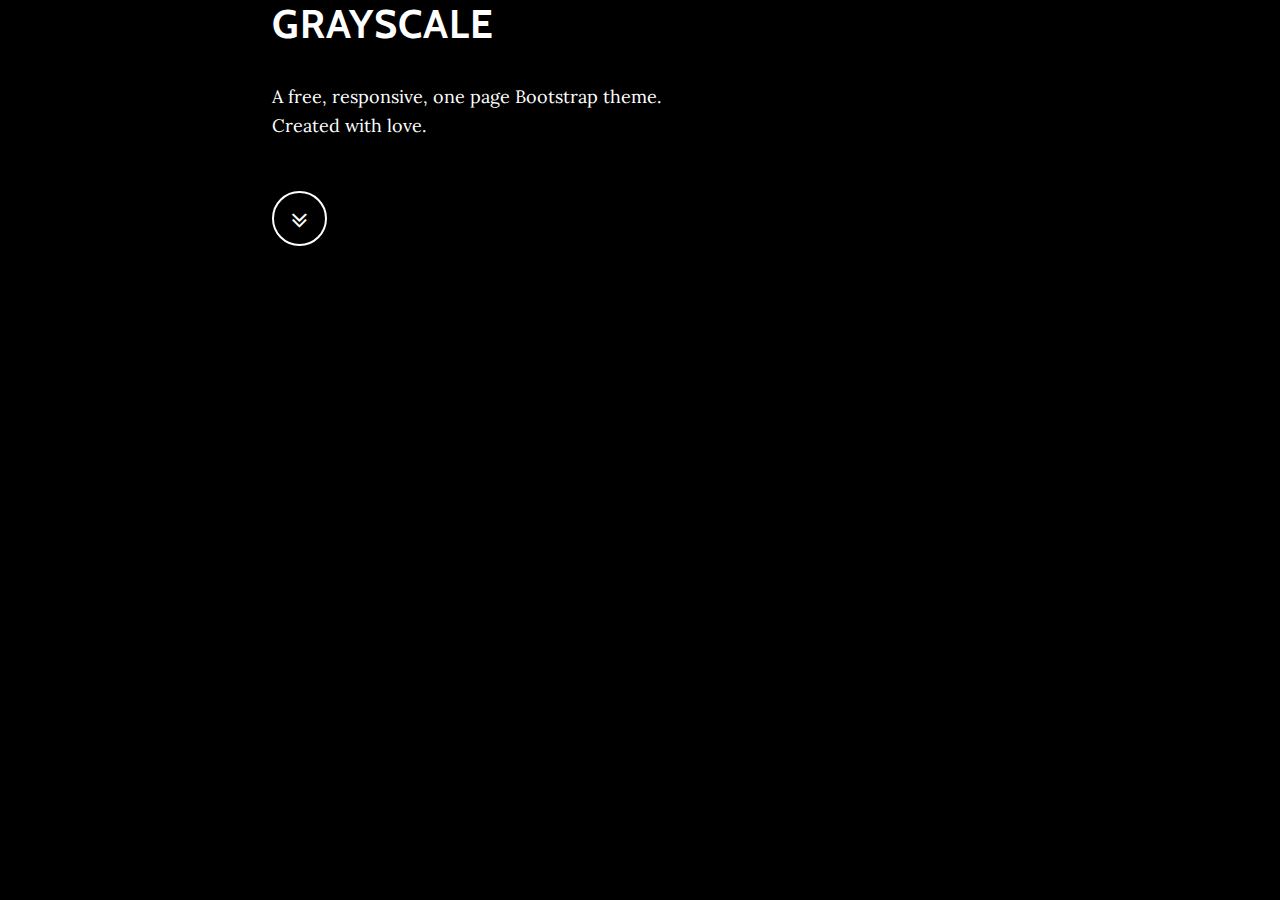
<file: untitled-1.html>
<!DOCTYPE html>
<html>

<head>
    <meta charset="utf-8">
    <meta name="viewport" content="width=device-width, initial-scale=1.0, shrink-to-fit=no">
    <title>Untitled</title>
    <link rel="stylesheet" href="assets/bootstrap/css/bootstrap.min.css">
    <link rel="stylesheet" href="https://fonts.googleapis.com/css?family=Lora:400,700,400italic,700italic&amp;display=swap">
    <link rel="stylesheet" href="https://fonts.googleapis.com/css?family=Cabin:700&amp;display=swap">
    <link rel="stylesheet" href="assets/fonts/font-awesome.min.css">
</head>

<body>
    <div class="intro-body">
        <div class="container">
            <div class="row">
                <div class="col-lg-8 mx-auto">
                    <h1 class="brand-heading">grayscale</h1>
                    <p class="intro-text">A free, responsive, one page Bootstrap theme.<br>Created with love.</p><a class="btn btn-link btn-circle" role="button" href="#about"><i class="fa fa-angle-double-down animated"></i></a>
                </div>
            </div>
        </div>
    </div>
    <script src="assets/bootstrap/js/bootstrap.min.js"></script>
    <script src="assets/js/grayscale.js"></script>
</body>

</html>
</file>
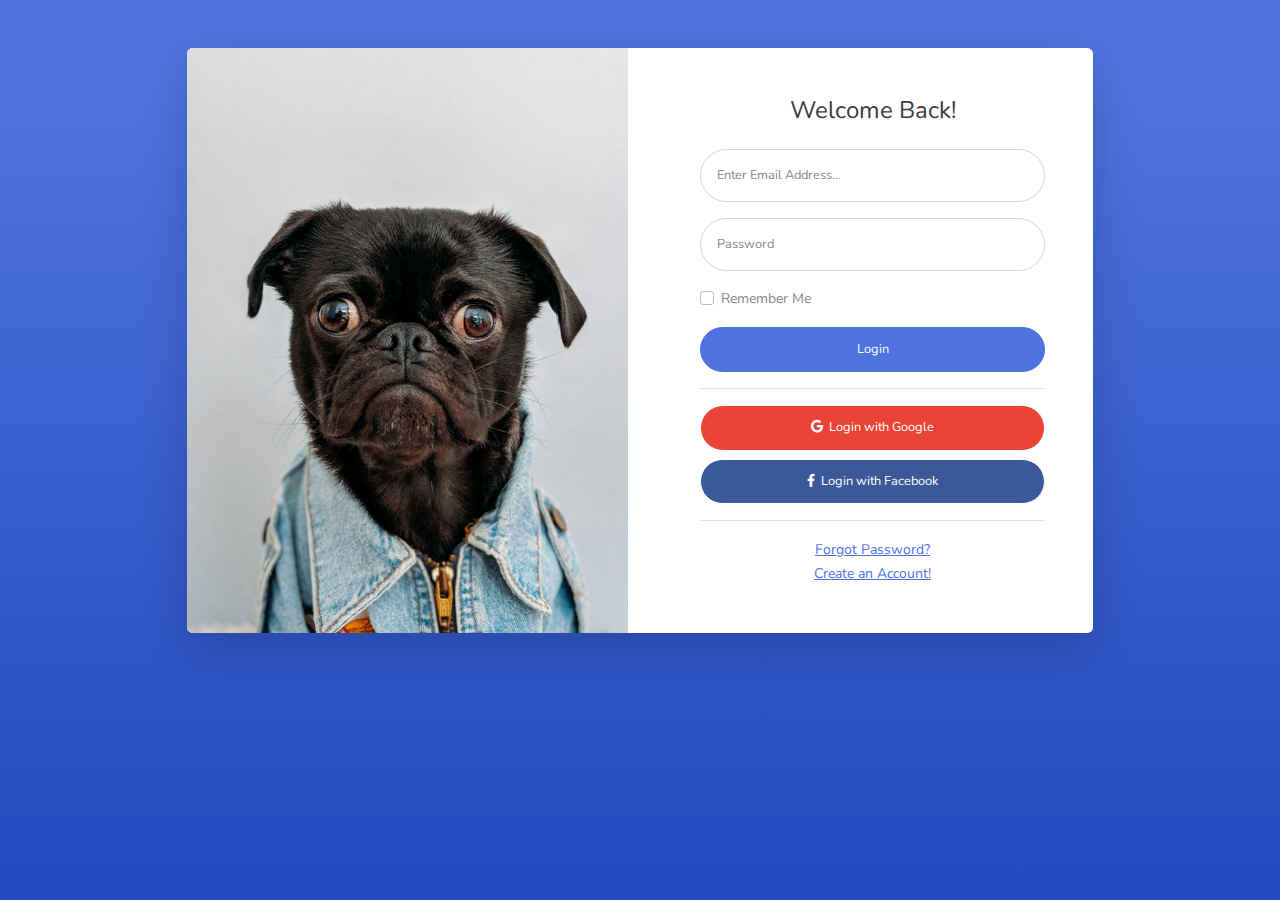
<file: viewdata/login.html>
<!DOCTYPE html>
<html>

<head>
    <meta charset="utf-8">
    <meta name="viewport" content="width=device-width, initial-scale=1.0, shrink-to-fit=no">
    <title>Login - Brand</title>
    <link rel="stylesheet" href="assets/bootstrap/css/bootstrap.min.css">
    <link rel="stylesheet" href="https://fonts.googleapis.com/css?family=Nunito:200,200i,300,300i,400,400i,600,600i,700,700i,800,800i,900,900i&amp;display=swap">
    <link rel="stylesheet" href="assets/fonts/fontawesome-all.min.css">
</head>

<body class="bg-gradient-primary">
    <div class="container">
        <div class="row justify-content-center">
            <div class="col-md-9 col-lg-12 col-xl-10">
                <div class="card shadow-lg o-hidden border-0 my-5">
                    <div class="card-body p-0">
                        <div class="row">
                            <div class="col-lg-6 d-none d-lg-flex">
                                <div class="flex-grow-1 bg-login-image" style="background-image: url(&quot;assets/img/dogs/image3.jpeg&quot;);"></div>
                            </div>
                            <div class="col-lg-6">
                                <div class="p-5">
                                    <div class="text-center">
                                        <h4 class="text-dark mb-4">Welcome Back!</h4>
                                    </div>
                                    <form class="user">
                                        <div class="mb-3"><input class="form-control form-control-user" type="email" id="exampleInputEmail" aria-describedby="emailHelp" placeholder="Enter Email Address..." name="email"></div>
                                        <div class="mb-3"><input class="form-control form-control-user" type="password" id="exampleInputPassword" placeholder="Password" name="password"></div>
                                        <div class="mb-3">
                                            <div class="custom-control custom-checkbox small">
                                                <div class="form-check"><input class="form-check-input custom-control-input" type="checkbox" id="formCheck-1"><label class="form-check-label custom-control-label" for="formCheck-1">Remember Me</label></div>
                                            </div>
                                        </div><button class="btn btn-primary d-block btn-user w-100" type="submit">Login</button>
                                        <hr><a class="btn btn-primary d-block btn-google btn-user w-100 mb-2" role="button"><i class="fab fa-google"></i>&nbsp; Login with Google</a><a class="btn btn-primary d-block btn-facebook btn-user w-100" role="button"><i class="fab fa-facebook-f"></i>&nbsp; Login with Facebook</a>
                                        <hr>
                                    </form>
                                    <div class="text-center"><a class="small" href="forgot-password.html">Forgot Password?</a></div>
                                    <div class="text-center"><a class="small" href="register.html">Create an Account!</a></div>
                                </div>
                            </div>
                        </div>
                    </div>
                </div>
            </div>
        </div>
    </div>
    <script src="assets/bootstrap/js/bootstrap.min.js"></script>
    <script src="assets/js/bs-init.js"></script>
    <script src="assets/js/theme.js"></script>
</body>

</html>
</file>
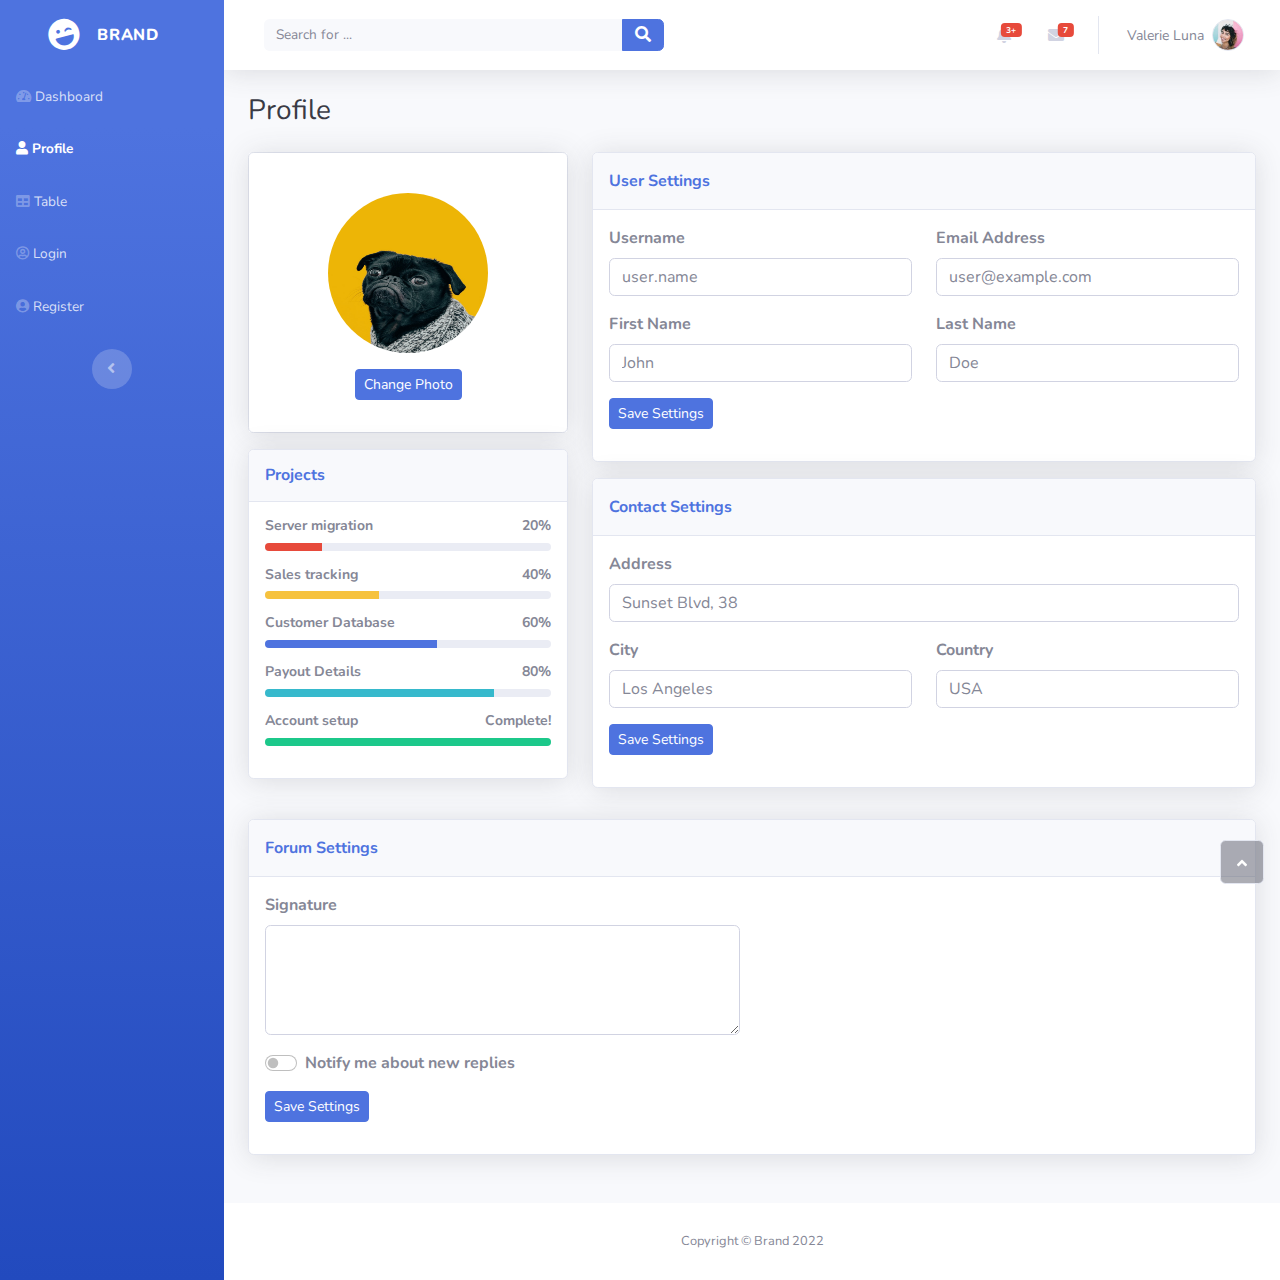
<file: viewdata/profile.html>
<!DOCTYPE html>
<html>

<head>
    <meta charset="utf-8">
    <meta name="viewport" content="width=device-width, initial-scale=1.0, shrink-to-fit=no">
    <title>Profile - Brand</title>
    <link rel="stylesheet" href="assets/bootstrap/css/bootstrap.min.css">
    <link rel="stylesheet" href="https://fonts.googleapis.com/css?family=Nunito:200,200i,300,300i,400,400i,600,600i,700,700i,800,800i,900,900i&amp;display=swap">
    <link rel="stylesheet" href="assets/fonts/fontawesome-all.min.css">
</head>

<body id="page-top">
    <div id="wrapper">
        <nav class="navbar navbar-dark align-items-start sidebar sidebar-dark accordion bg-gradient-primary p-0">
            <div class="container-fluid d-flex flex-column p-0"><a class="navbar-brand d-flex justify-content-center align-items-center sidebar-brand m-0" href="#">
                    <div class="sidebar-brand-icon rotate-n-15"><i class="fas fa-laugh-wink"></i></div>
                    <div class="sidebar-brand-text mx-3"><span>Brand</span></div>
                </a>
                <hr class="sidebar-divider my-0">
                <ul class="navbar-nav text-light" id="accordionSidebar">
                    <li class="nav-item"><a class="nav-link" href="index.html"><i class="fas fa-tachometer-alt"></i><span>Dashboard</span></a></li>
                    <li class="nav-item"><a class="nav-link active" href="profile.html"><i class="fas fa-user"></i><span>Profile</span></a></li>
                    <li class="nav-item"><a class="nav-link" href="table.html"><i class="fas fa-table"></i><span>Table</span></a></li>
                    <li class="nav-item"><a class="nav-link" href="login.html"><i class="far fa-user-circle"></i><span>Login</span></a></li>
                    <li class="nav-item"><a class="nav-link" href="register.html"><i class="fas fa-user-circle"></i><span>Register</span></a></li>
                </ul>
                <div class="text-center d-none d-md-inline"><button class="btn rounded-circle border-0" id="sidebarToggle" type="button"></button></div>
            </div>
        </nav>
        <div class="d-flex flex-column" id="content-wrapper">
            <div id="content">
                <nav class="navbar navbar-light navbar-expand bg-white shadow mb-4 topbar static-top">
                    <div class="container-fluid"><button class="btn btn-link d-md-none rounded-circle me-3" id="sidebarToggleTop" type="button"><i class="fas fa-bars"></i></button>
                        <form class="d-none d-sm-inline-block me-auto ms-md-3 my-2 my-md-0 mw-100 navbar-search">
                            <div class="input-group"><input class="bg-light form-control border-0 small" type="text" placeholder="Search for ..."><button class="btn btn-primary py-0" type="button"><i class="fas fa-search"></i></button></div>
                        </form>
                        <ul class="navbar-nav flex-nowrap ms-auto">
                            <li class="nav-item dropdown d-sm-none no-arrow"><a class="dropdown-toggle nav-link" aria-expanded="false" data-bs-toggle="dropdown" href="#"><i class="fas fa-search"></i></a>
                                <div class="dropdown-menu dropdown-menu-end p-3 animated--grow-in" aria-labelledby="searchDropdown">
                                    <form class="me-auto navbar-search w-100">
                                        <div class="input-group"><input class="bg-light form-control border-0 small" type="text" placeholder="Search for ...">
                                            <div class="input-group-append"><button class="btn btn-primary py-0" type="button"><i class="fas fa-search"></i></button></div>
                                        </div>
                                    </form>
                                </div>
                            </li>
                            <li class="nav-item dropdown no-arrow mx-1">
                                <div class="nav-item dropdown no-arrow"><a class="dropdown-toggle nav-link" aria-expanded="false" data-bs-toggle="dropdown" href="#"><span class="badge bg-danger badge-counter">3+</span><i class="fas fa-bell fa-fw"></i></a>
                                    <div class="dropdown-menu dropdown-menu-end dropdown-list animated--grow-in">
                                        <h6 class="dropdown-header">alerts center</h6><a class="dropdown-item d-flex align-items-center" href="#">
                                            <div class="me-3">
                                                <div class="bg-primary icon-circle"><i class="fas fa-file-alt text-white"></i></div>
                                            </div>
                                            <div><span class="small text-gray-500">December 12, 2019</span>
                                                <p>A new monthly report is ready to download!</p>
                                            </div>
                                        </a><a class="dropdown-item d-flex align-items-center" href="#">
                                            <div class="me-3">
                                                <div class="bg-success icon-circle"><i class="fas fa-donate text-white"></i></div>
                                            </div>
                                            <div><span class="small text-gray-500">December 7, 2019</span>
                                                <p>$290.29 has been deposited into your account!</p>
                                            </div>
                                        </a><a class="dropdown-item d-flex align-items-center" href="#">
                                            <div class="me-3">
                                                <div class="bg-warning icon-circle"><i class="fas fa-exclamation-triangle text-white"></i></div>
                                            </div>
                                            <div><span class="small text-gray-500">December 2, 2019</span>
                                                <p>Spending Alert: We've noticed unusually high spending for your account.</p>
                                            </div>
                                        </a><a class="dropdown-item text-center small text-gray-500" href="#">Show All Alerts</a>
                                    </div>
                                </div>
                            </li>
                            <li class="nav-item dropdown no-arrow mx-1">
                                <div class="nav-item dropdown no-arrow"><a class="dropdown-toggle nav-link" aria-expanded="false" data-bs-toggle="dropdown" href="#"><span class="badge bg-danger badge-counter">7</span><i class="fas fa-envelope fa-fw"></i></a>
                                    <div class="dropdown-menu dropdown-menu-end dropdown-list animated--grow-in">
                                        <h6 class="dropdown-header">alerts center</h6><a class="dropdown-item d-flex align-items-center" href="#">
                                            <div class="dropdown-list-image me-3"><img class="rounded-circle" src="assets/img/avatars/avatar4.jpeg">
                                                <div class="bg-success status-indicator"></div>
                                            </div>
                                            <div class="fw-bold">
                                                <div class="text-truncate"><span>Hi there! I am wondering if you can help me with a problem I've been having.</span></div>
                                                <p class="small text-gray-500 mb-0">Emily Fowler - 58m</p>
                                            </div>
                                        </a><a class="dropdown-item d-flex align-items-center" href="#">
                                            <div class="dropdown-list-image me-3"><img class="rounded-circle" src="assets/img/avatars/avatar2.jpeg">
                                                <div class="status-indicator"></div>
                                            </div>
                                            <div class="fw-bold">
                                                <div class="text-truncate"><span>I have the photos that you ordered last month!</span></div>
                                                <p class="small text-gray-500 mb-0">Jae Chun - 1d</p>
                                            </div>
                                        </a><a class="dropdown-item d-flex align-items-center" href="#">
                                            <div class="dropdown-list-image me-3"><img class="rounded-circle" src="assets/img/avatars/avatar3.jpeg">
                                                <div class="bg-warning status-indicator"></div>
                                            </div>
                                            <div class="fw-bold">
                                                <div class="text-truncate"><span>Last month's report looks great, I am very happy with the progress so far, keep up the good work!</span></div>
                                                <p class="small text-gray-500 mb-0">Morgan Alvarez - 2d</p>
                                            </div>
                                        </a><a class="dropdown-item d-flex align-items-center" href="#">
                                            <div class="dropdown-list-image me-3"><img class="rounded-circle" src="assets/img/avatars/avatar5.jpeg">
                                                <div class="bg-success status-indicator"></div>
                                            </div>
                                            <div class="fw-bold">
                                                <div class="text-truncate"><span>Am I a good boy? The reason I ask is because someone told me that people say this to all dogs, even if they aren't good...</span></div>
                                                <p class="small text-gray-500 mb-0">Chicken the Dog · 2w</p>
                                            </div>
                                        </a><a class="dropdown-item text-center small text-gray-500" href="#">Show All Alerts</a>
                                    </div>
                                </div>
                                <div class="shadow dropdown-list dropdown-menu dropdown-menu-end" aria-labelledby="alertsDropdown"></div>
                            </li>
                            <div class="d-none d-sm-block topbar-divider"></div>
                            <li class="nav-item dropdown no-arrow">
                                <div class="nav-item dropdown no-arrow"><a class="dropdown-toggle nav-link" aria-expanded="false" data-bs-toggle="dropdown" href="#"><span class="d-none d-lg-inline me-2 text-gray-600 small">Valerie Luna</span><img class="border rounded-circle img-profile" src="assets/img/avatars/avatar1.jpeg"></a>
                                    <div class="dropdown-menu shadow dropdown-menu-end animated--grow-in"><a class="dropdown-item" href="#"><i class="fas fa-user fa-sm fa-fw me-2 text-gray-400"></i>&nbsp;Profile</a><a class="dropdown-item" href="#"><i class="fas fa-cogs fa-sm fa-fw me-2 text-gray-400"></i>&nbsp;Settings</a><a class="dropdown-item" href="#"><i class="fas fa-list fa-sm fa-fw me-2 text-gray-400"></i>&nbsp;Activity log</a>
                                        <div class="dropdown-divider"></div><a class="dropdown-item" href="#"><i class="fas fa-sign-out-alt fa-sm fa-fw me-2 text-gray-400"></i>&nbsp;Logout</a>
                                    </div>
                                </div>
                            </li>
                        </ul>
                    </div>
                </nav>
                <div class="container-fluid">
                    <h3 class="text-dark mb-4">Profile</h3>
                    <div class="row mb-3">
                        <div class="col-lg-4">
                            <div class="card mb-3">
                                <div class="card-body text-center shadow"><img class="rounded-circle mb-3 mt-4" src="assets/img/dogs/image2.jpeg" width="160" height="160">
                                    <div class="mb-3"><button class="btn btn-primary btn-sm" type="button">Change Photo</button></div>
                                </div>
                            </div>
                            <div class="card shadow mb-4">
                                <div class="card-header py-3">
                                    <h6 class="text-primary fw-bold m-0">Projects</h6>
                                </div>
                                <div class="card-body">
                                    <h4 class="small fw-bold">Server migration<span class="float-end">20%</span></h4>
                                    <div class="progress progress-sm mb-3">
                                        <div class="progress-bar bg-danger" aria-valuenow="20" aria-valuemin="0" aria-valuemax="100" style="width: 20%;"><span class="visually-hidden">20%</span></div>
                                    </div>
                                    <h4 class="small fw-bold">Sales tracking<span class="float-end">40%</span></h4>
                                    <div class="progress progress-sm mb-3">
                                        <div class="progress-bar bg-warning" aria-valuenow="40" aria-valuemin="0" aria-valuemax="100" style="width: 40%;"><span class="visually-hidden">40%</span></div>
                                    </div>
                                    <h4 class="small fw-bold">Customer Database<span class="float-end">60%</span></h4>
                                    <div class="progress progress-sm mb-3">
                                        <div class="progress-bar bg-primary" aria-valuenow="60" aria-valuemin="0" aria-valuemax="100" style="width: 60%;"><span class="visually-hidden">60%</span></div>
                                    </div>
                                    <h4 class="small fw-bold">Payout Details<span class="float-end">80%</span></h4>
                                    <div class="progress progress-sm mb-3">
                                        <div class="progress-bar bg-info" aria-valuenow="80" aria-valuemin="0" aria-valuemax="100" style="width: 80%;"><span class="visually-hidden">80%</span></div>
                                    </div>
                                    <h4 class="small fw-bold">Account setup<span class="float-end">Complete!</span></h4>
                                    <div class="progress progress-sm mb-3">
                                        <div class="progress-bar bg-success" aria-valuenow="100" aria-valuemin="0" aria-valuemax="100" style="width: 100%;"><span class="visually-hidden">100%</span></div>
                                    </div>
                                </div>
                            </div>
                        </div>
                        <div class="col-lg-8">
                            <div class="row mb-3 d-none">
                                <div class="col">
                                    <div class="card text-white bg-primary shadow">
                                        <div class="card-body">
                                            <div class="row mb-2">
                                                <div class="col">
                                                    <p class="m-0">Peformance</p>
                                                    <p class="m-0"><strong>65.2%</strong></p>
                                                </div>
                                                <div class="col-auto"><i class="fas fa-rocket fa-2x"></i></div>
                                            </div>
                                            <p class="text-white-50 small m-0"><i class="fas fa-arrow-up"></i>&nbsp;5% since last month</p>
                                        </div>
                                    </div>
                                </div>
                                <div class="col">
                                    <div class="card text-white bg-success shadow">
                                        <div class="card-body">
                                            <div class="row mb-2">
                                                <div class="col">
                                                    <p class="m-0">Peformance</p>
                                                    <p class="m-0"><strong>65.2%</strong></p>
                                                </div>
                                                <div class="col-auto"><i class="fas fa-rocket fa-2x"></i></div>
                                            </div>
                                            <p class="text-white-50 small m-0"><i class="fas fa-arrow-up"></i>&nbsp;5% since last month</p>
                                        </div>
                                    </div>
                                </div>
                            </div>
                            <div class="row">
                                <div class="col">
                                    <div class="card shadow mb-3">
                                        <div class="card-header py-3">
                                            <p class="text-primary m-0 fw-bold">User Settings</p>
                                        </div>
                                        <div class="card-body">
                                            <form>
                                                <div class="row">
                                                    <div class="col">
                                                        <div class="mb-3"><label class="form-label" for="username"><strong>Username</strong></label><input class="form-control" type="text" id="username" placeholder="user.name" name="username"></div>
                                                    </div>
                                                    <div class="col">
                                                        <div class="mb-3"><label class="form-label" for="email"><strong>Email Address</strong></label><input class="form-control" type="email" id="email" placeholder="user@example.com" name="email"></div>
                                                    </div>
                                                </div>
                                                <div class="row">
                                                    <div class="col">
                                                        <div class="mb-3"><label class="form-label" for="first_name"><strong>First Name</strong></label><input class="form-control" type="text" id="first_name" placeholder="John" name="first_name"></div>
                                                    </div>
                                                    <div class="col">
                                                        <div class="mb-3"><label class="form-label" for="last_name"><strong>Last Name</strong></label><input class="form-control" type="text" id="last_name" placeholder="Doe" name="last_name"></div>
                                                    </div>
                                                </div>
                                                <div class="mb-3"><button class="btn btn-primary btn-sm" type="submit">Save Settings</button></div>
                                            </form>
                                        </div>
                                    </div>
                                    <div class="card shadow">
                                        <div class="card-header py-3">
                                            <p class="text-primary m-0 fw-bold">Contact Settings</p>
                                        </div>
                                        <div class="card-body">
                                            <form>
                                                <div class="mb-3"><label class="form-label" for="address"><strong>Address</strong></label><input class="form-control" type="text" id="address" placeholder="Sunset Blvd, 38" name="address"></div>
                                                <div class="row">
                                                    <div class="col">
                                                        <div class="mb-3"><label class="form-label" for="city"><strong>City</strong></label><input class="form-control" type="text" id="city" placeholder="Los Angeles" name="city"></div>
                                                    </div>
                                                    <div class="col">
                                                        <div class="mb-3"><label class="form-label" for="country"><strong>Country</strong></label><input class="form-control" type="text" id="country" placeholder="USA" name="country"></div>
                                                    </div>
                                                </div>
                                                <div class="mb-3"><button class="btn btn-primary btn-sm" type="submit">Save&nbsp;Settings</button></div>
                                            </form>
                                        </div>
                                    </div>
                                </div>
                            </div>
                        </div>
                    </div>
                    <div class="card shadow mb-5">
                        <div class="card-header py-3">
                            <p class="text-primary m-0 fw-bold">Forum Settings</p>
                        </div>
                        <div class="card-body">
                            <div class="row">
                                <div class="col-md-6">
                                    <form>
                                        <div class="mb-3"><label class="form-label" for="signature"><strong>Signature</strong><br></label><textarea class="form-control" id="signature" rows="4" name="signature"></textarea></div>
                                        <div class="mb-3">
                                            <div class="form-check form-switch"><input class="form-check-input" type="checkbox" id="formCheck-1"><label class="form-check-label" for="formCheck-1"><strong>Notify me about new replies</strong></label></div>
                                        </div>
                                        <div class="mb-3"><button class="btn btn-primary btn-sm" type="submit">Save Settings</button></div>
                                    </form>
                                </div>
                            </div>
                        </div>
                    </div>
                </div>
            </div>
            <footer class="bg-white sticky-footer">
                <div class="container my-auto">
                    <div class="text-center my-auto copyright"><span>Copyright © Brand 2022</span></div>
                </div>
            </footer>
        </div><a class="border rounded d-inline scroll-to-top" href="#page-top"><i class="fas fa-angle-up"></i></a>
    </div>
    <script src="assets/bootstrap/js/bootstrap.min.js"></script>
    <script src="assets/js/bs-init.js"></script>
    <script src="assets/js/theme.js"></script>
</body>

</html>
</file>
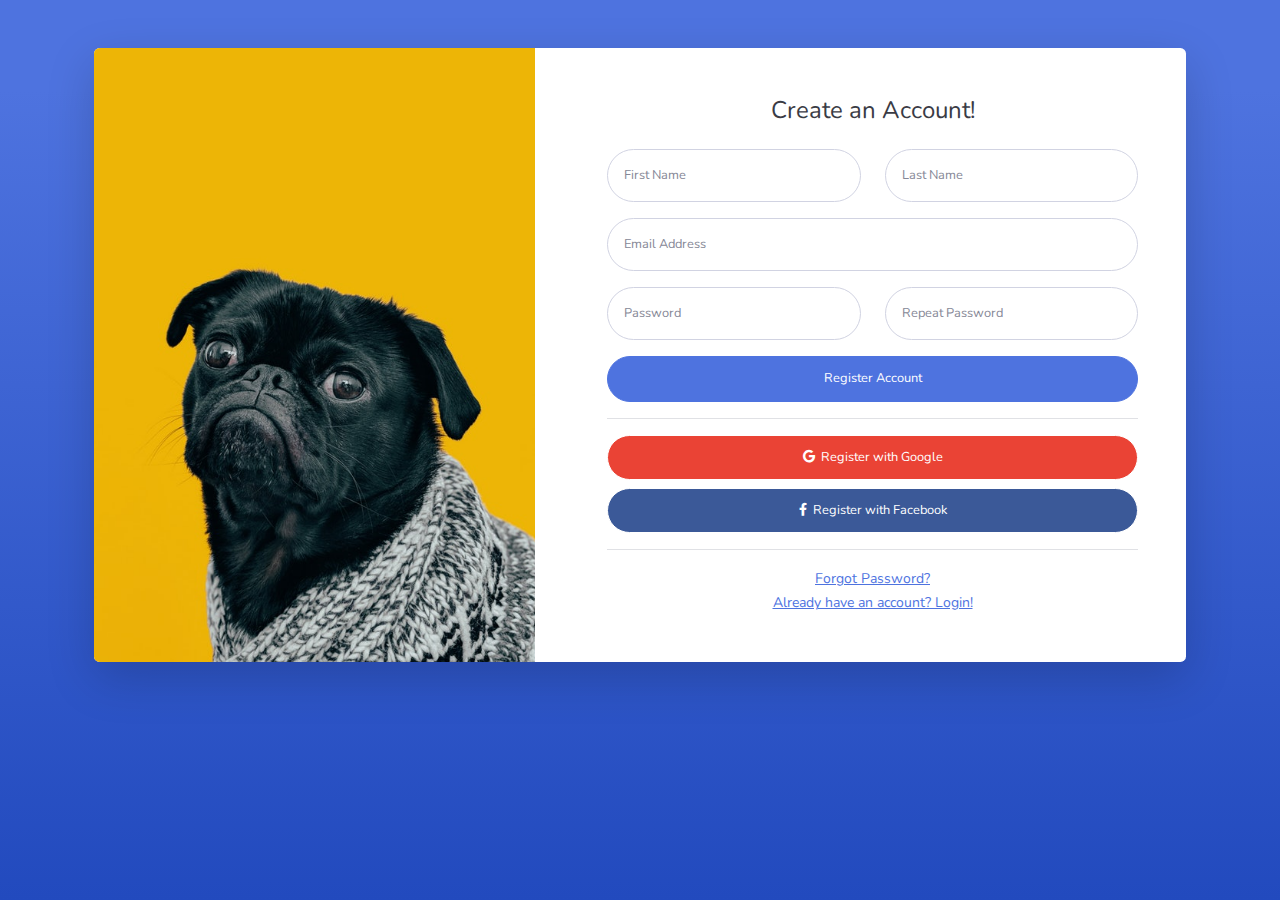
<file: viewdata/register.html>
<!DOCTYPE html>
<html>

<head>
    <meta charset="utf-8">
    <meta name="viewport" content="width=device-width, initial-scale=1.0, shrink-to-fit=no">
    <title>Register - Brand</title>
    <link rel="stylesheet" href="assets/bootstrap/css/bootstrap.min.css">
    <link rel="stylesheet" href="https://fonts.googleapis.com/css?family=Nunito:200,200i,300,300i,400,400i,600,600i,700,700i,800,800i,900,900i&amp;display=swap">
    <link rel="stylesheet" href="assets/fonts/fontawesome-all.min.css">
</head>

<body class="bg-gradient-primary">
    <div class="container">
        <div class="card shadow-lg o-hidden border-0 my-5">
            <div class="card-body p-0">
                <div class="row">
                    <div class="col-lg-5 d-none d-lg-flex">
                        <div class="flex-grow-1 bg-register-image" style="background-image: url(&quot;assets/img/dogs/image2.jpeg&quot;);"></div>
                    </div>
                    <div class="col-lg-7">
                        <div class="p-5">
                            <div class="text-center">
                                <h4 class="text-dark mb-4">Create an Account!</h4>
                            </div>
                            <form class="user">
                                <div class="row mb-3">
                                    <div class="col-sm-6 mb-3 mb-sm-0"><input class="form-control form-control-user" type="text" id="exampleFirstName" placeholder="First Name" name="first_name"></div>
                                    <div class="col-sm-6"><input class="form-control form-control-user" type="text" id="exampleFirstName" placeholder="Last Name" name="last_name"></div>
                                </div>
                                <div class="mb-3"><input class="form-control form-control-user" type="email" id="exampleInputEmail" aria-describedby="emailHelp" placeholder="Email Address" name="email"></div>
                                <div class="row mb-3">
                                    <div class="col-sm-6 mb-3 mb-sm-0"><input class="form-control form-control-user" type="password" id="examplePasswordInput" placeholder="Password" name="password"></div>
                                    <div class="col-sm-6"><input class="form-control form-control-user" type="password" id="exampleRepeatPasswordInput" placeholder="Repeat Password" name="password_repeat"></div>
                                </div><button class="btn btn-primary d-block btn-user w-100" type="submit">Register Account</button>
                                <hr><a class="btn btn-primary d-block btn-google btn-user w-100 mb-2" role="button"><i class="fab fa-google"></i>&nbsp; Register with Google</a><a class="btn btn-primary d-block btn-facebook btn-user w-100" role="button"><i class="fab fa-facebook-f"></i>&nbsp; Register with Facebook</a>
                                <hr>
                            </form>
                            <div class="text-center"><a class="small" href="forgot-password.html">Forgot Password?</a></div>
                            <div class="text-center"><a class="small" href="login.html">Already have an account? Login!</a></div>
                        </div>
                    </div>
                </div>
            </div>
        </div>
    </div>
    <script src="assets/bootstrap/js/bootstrap.min.js"></script>
    <script src="assets/js/bs-init.js"></script>
    <script src="assets/js/theme.js"></script>
</body>

</html>
</file>
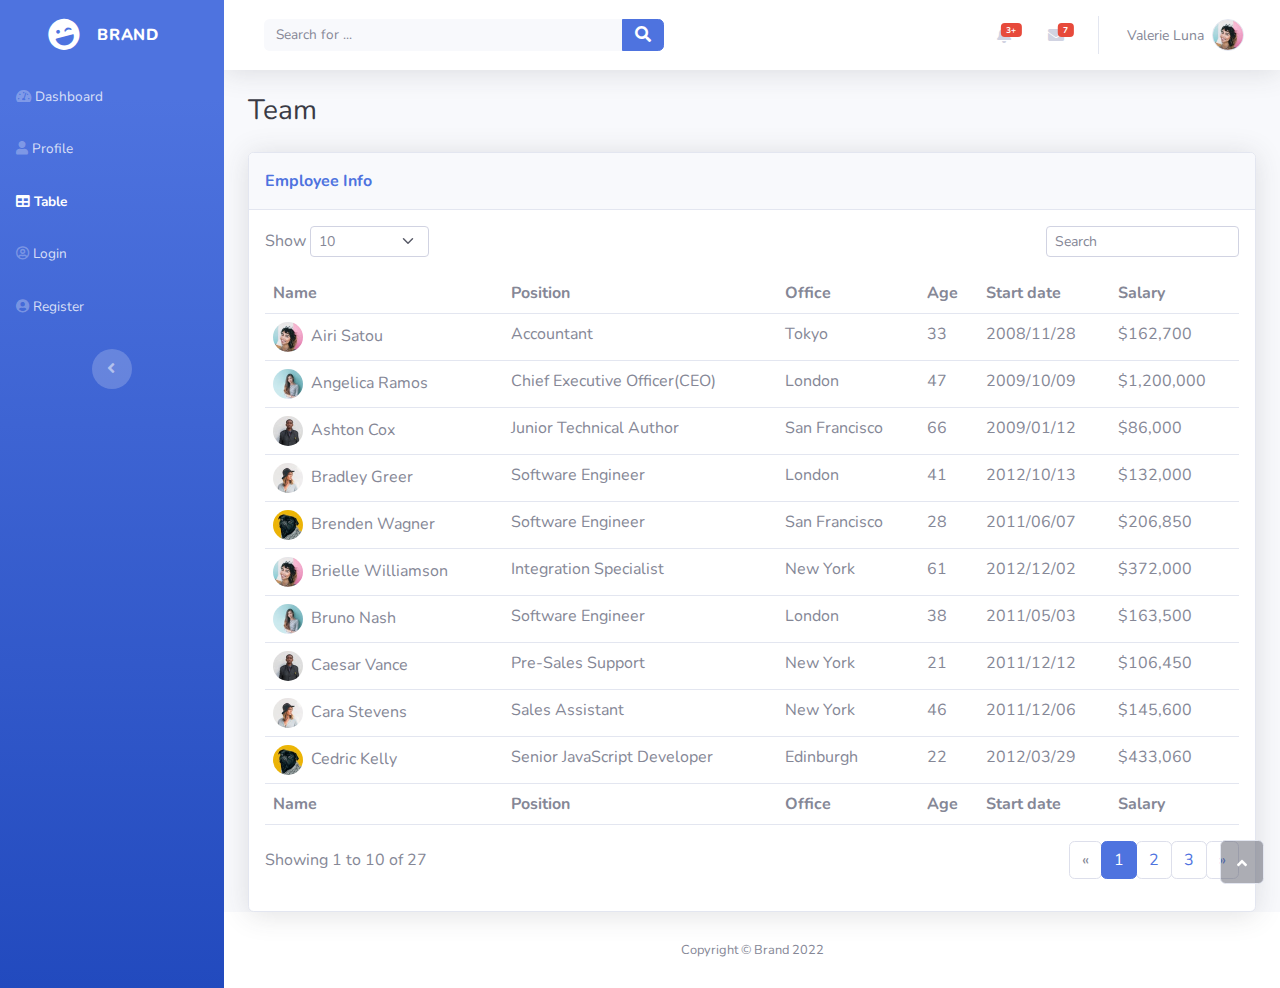
<file: viewdata/table.html>
<!DOCTYPE html>
<html>

<head>
    <meta charset="utf-8">
    <meta name="viewport" content="width=device-width, initial-scale=1.0, shrink-to-fit=no">
    <title>Table - Brand</title>
    <link rel="stylesheet" href="assets/bootstrap/css/bootstrap.min.css">
    <link rel="stylesheet" href="https://fonts.googleapis.com/css?family=Nunito:200,200i,300,300i,400,400i,600,600i,700,700i,800,800i,900,900i&amp;display=swap">
    <link rel="stylesheet" href="assets/fonts/fontawesome-all.min.css">
</head>

<body id="page-top">
    <div id="wrapper">
        <nav class="navbar navbar-dark align-items-start sidebar sidebar-dark accordion bg-gradient-primary p-0">
            <div class="container-fluid d-flex flex-column p-0"><a class="navbar-brand d-flex justify-content-center align-items-center sidebar-brand m-0" href="#">
                    <div class="sidebar-brand-icon rotate-n-15"><i class="fas fa-laugh-wink"></i></div>
                    <div class="sidebar-brand-text mx-3"><span>Brand</span></div>
                </a>
                <hr class="sidebar-divider my-0">
                <ul class="navbar-nav text-light" id="accordionSidebar">
                    <li class="nav-item"><a class="nav-link" href="index.html"><i class="fas fa-tachometer-alt"></i><span>Dashboard</span></a></li>
                    <li class="nav-item"><a class="nav-link" href="profile.html"><i class="fas fa-user"></i><span>Profile</span></a></li>
                    <li class="nav-item"><a class="nav-link active" href="table.html"><i class="fas fa-table"></i><span>Table</span></a></li>
                    <li class="nav-item"><a class="nav-link" href="login.html"><i class="far fa-user-circle"></i><span>Login</span></a></li>
                    <li class="nav-item"><a class="nav-link" href="register.html"><i class="fas fa-user-circle"></i><span>Register</span></a></li>
                </ul>
                <div class="text-center d-none d-md-inline"><button class="btn rounded-circle border-0" id="sidebarToggle" type="button"></button></div>
            </div>
        </nav>
        <div class="d-flex flex-column" id="content-wrapper">
            <div id="content">
                <nav class="navbar navbar-light navbar-expand bg-white shadow mb-4 topbar static-top">
                    <div class="container-fluid"><button class="btn btn-link d-md-none rounded-circle me-3" id="sidebarToggleTop" type="button"><i class="fas fa-bars"></i></button>
                        <form class="d-none d-sm-inline-block me-auto ms-md-3 my-2 my-md-0 mw-100 navbar-search">
                            <div class="input-group"><input class="bg-light form-control border-0 small" type="text" placeholder="Search for ..."><button class="btn btn-primary py-0" type="button"><i class="fas fa-search"></i></button></div>
                        </form>
                        <ul class="navbar-nav flex-nowrap ms-auto">
                            <li class="nav-item dropdown d-sm-none no-arrow"><a class="dropdown-toggle nav-link" aria-expanded="false" data-bs-toggle="dropdown" href="#"><i class="fas fa-search"></i></a>
                                <div class="dropdown-menu dropdown-menu-end p-3 animated--grow-in" aria-labelledby="searchDropdown">
                                    <form class="me-auto navbar-search w-100">
                                        <div class="input-group"><input class="bg-light form-control border-0 small" type="text" placeholder="Search for ...">
                                            <div class="input-group-append"><button class="btn btn-primary py-0" type="button"><i class="fas fa-search"></i></button></div>
                                        </div>
                                    </form>
                                </div>
                            </li>
                            <li class="nav-item dropdown no-arrow mx-1">
                                <div class="nav-item dropdown no-arrow"><a class="dropdown-toggle nav-link" aria-expanded="false" data-bs-toggle="dropdown" href="#"><span class="badge bg-danger badge-counter">3+</span><i class="fas fa-bell fa-fw"></i></a>
                                    <div class="dropdown-menu dropdown-menu-end dropdown-list animated--grow-in">
                                        <h6 class="dropdown-header">alerts center</h6><a class="dropdown-item d-flex align-items-center" href="#">
                                            <div class="me-3">
                                                <div class="bg-primary icon-circle"><i class="fas fa-file-alt text-white"></i></div>
                                            </div>
                                            <div><span class="small text-gray-500">December 12, 2019</span>
                                                <p>A new monthly report is ready to download!</p>
                                            </div>
                                        </a><a class="dropdown-item d-flex align-items-center" href="#">
                                            <div class="me-3">
                                                <div class="bg-success icon-circle"><i class="fas fa-donate text-white"></i></div>
                                            </div>
                                            <div><span class="small text-gray-500">December 7, 2019</span>
                                                <p>$290.29 has been deposited into your account!</p>
                                            </div>
                                        </a><a class="dropdown-item d-flex align-items-center" href="#">
                                            <div class="me-3">
                                                <div class="bg-warning icon-circle"><i class="fas fa-exclamation-triangle text-white"></i></div>
                                            </div>
                                            <div><span class="small text-gray-500">December 2, 2019</span>
                                                <p>Spending Alert: We've noticed unusually high spending for your account.</p>
                                            </div>
                                        </a><a class="dropdown-item text-center small text-gray-500" href="#">Show All Alerts</a>
                                    </div>
                                </div>
                            </li>
                            <li class="nav-item dropdown no-arrow mx-1">
                                <div class="nav-item dropdown no-arrow"><a class="dropdown-toggle nav-link" aria-expanded="false" data-bs-toggle="dropdown" href="#"><span class="badge bg-danger badge-counter">7</span><i class="fas fa-envelope fa-fw"></i></a>
                                    <div class="dropdown-menu dropdown-menu-end dropdown-list animated--grow-in">
                                        <h6 class="dropdown-header">alerts center</h6><a class="dropdown-item d-flex align-items-center" href="#">
                                            <div class="dropdown-list-image me-3"><img class="rounded-circle" src="assets/img/avatars/avatar4.jpeg">
                                                <div class="bg-success status-indicator"></div>
                                            </div>
                                            <div class="fw-bold">
                                                <div class="text-truncate"><span>Hi there! I am wondering if you can help me with a problem I've been having.</span></div>
                                                <p class="small text-gray-500 mb-0">Emily Fowler - 58m</p>
                                            </div>
                                        </a><a class="dropdown-item d-flex align-items-center" href="#">
                                            <div class="dropdown-list-image me-3"><img class="rounded-circle" src="assets/img/avatars/avatar2.jpeg">
                                                <div class="status-indicator"></div>
                                            </div>
                                            <div class="fw-bold">
                                                <div class="text-truncate"><span>I have the photos that you ordered last month!</span></div>
                                                <p class="small text-gray-500 mb-0">Jae Chun - 1d</p>
                                            </div>
                                        </a><a class="dropdown-item d-flex align-items-center" href="#">
                                            <div class="dropdown-list-image me-3"><img class="rounded-circle" src="assets/img/avatars/avatar3.jpeg">
                                                <div class="bg-warning status-indicator"></div>
                                            </div>
                                            <div class="fw-bold">
                                                <div class="text-truncate"><span>Last month's report looks great, I am very happy with the progress so far, keep up the good work!</span></div>
                                                <p class="small text-gray-500 mb-0">Morgan Alvarez - 2d</p>
                                            </div>
                                        </a><a class="dropdown-item d-flex align-items-center" href="#">
                                            <div class="dropdown-list-image me-3"><img class="rounded-circle" src="assets/img/avatars/avatar5.jpeg">
                                                <div class="bg-success status-indicator"></div>
                                            </div>
                                            <div class="fw-bold">
                                                <div class="text-truncate"><span>Am I a good boy? The reason I ask is because someone told me that people say this to all dogs, even if they aren't good...</span></div>
                                                <p class="small text-gray-500 mb-0">Chicken the Dog · 2w</p>
                                            </div>
                                        </a><a class="dropdown-item text-center small text-gray-500" href="#">Show All Alerts</a>
                                    </div>
                                </div>
                                <div class="shadow dropdown-list dropdown-menu dropdown-menu-end" aria-labelledby="alertsDropdown"></div>
                            </li>
                            <div class="d-none d-sm-block topbar-divider"></div>
                            <li class="nav-item dropdown no-arrow">
                                <div class="nav-item dropdown no-arrow"><a class="dropdown-toggle nav-link" aria-expanded="false" data-bs-toggle="dropdown" href="#"><span class="d-none d-lg-inline me-2 text-gray-600 small">Valerie Luna</span><img class="border rounded-circle img-profile" src="assets/img/avatars/avatar1.jpeg"></a>
                                    <div class="dropdown-menu shadow dropdown-menu-end animated--grow-in"><a class="dropdown-item" href="#"><i class="fas fa-user fa-sm fa-fw me-2 text-gray-400"></i>&nbsp;Profile</a><a class="dropdown-item" href="#"><i class="fas fa-cogs fa-sm fa-fw me-2 text-gray-400"></i>&nbsp;Settings</a><a class="dropdown-item" href="#"><i class="fas fa-list fa-sm fa-fw me-2 text-gray-400"></i>&nbsp;Activity log</a>
                                        <div class="dropdown-divider"></div><a class="dropdown-item" href="#"><i class="fas fa-sign-out-alt fa-sm fa-fw me-2 text-gray-400"></i>&nbsp;Logout</a>
                                    </div>
                                </div>
                            </li>
                        </ul>
                    </div>
                </nav>
                <div class="container-fluid">
                    <h3 class="text-dark mb-4">Team</h3>
                    <div class="card shadow">
                        <div class="card-header py-3">
                            <p class="text-primary m-0 fw-bold">Employee Info</p>
                        </div>
                        <div class="card-body">
                            <div class="row">
                                <div class="col-md-6 text-nowrap">
                                    <div id="dataTable_length" class="dataTables_length" aria-controls="dataTable"><label class="form-label">Show&nbsp;<select class="d-inline-block form-select form-select-sm">
                                                <option value="10" selected="">10</option>
                                                <option value="25">25</option>
                                                <option value="50">50</option>
                                                <option value="100">100</option>
                                            </select>&nbsp;</label></div>
                                </div>
                                <div class="col-md-6">
                                    <div class="text-md-end dataTables_filter" id="dataTable_filter"><label class="form-label"><input type="search" class="form-control form-control-sm" aria-controls="dataTable" placeholder="Search"></label></div>
                                </div>
                            </div>
                            <div class="table-responsive table mt-2" id="dataTable" role="grid" aria-describedby="dataTable_info">
                                <table class="table my-0" id="dataTable">
                                    <thead>
                                        <tr>
                                            <th>Name</th>
                                            <th>Position</th>
                                            <th>Office</th>
                                            <th>Age</th>
                                            <th>Start date</th>
                                            <th>Salary</th>
                                        </tr>
                                    </thead>
                                    <tbody>
                                        <tr>
                                            <td><img class="rounded-circle me-2" width="30" height="30" src="assets/img/avatars/avatar1.jpeg">Airi Satou</td>
                                            <td>Accountant</td>
                                            <td>Tokyo</td>
                                            <td>33</td>
                                            <td>2008/11/28</td>
                                            <td>$162,700</td>
                                        </tr>
                                        <tr>
                                            <td><img class="rounded-circle me-2" width="30" height="30" src="assets/img/avatars/avatar2.jpeg">Angelica Ramos</td>
                                            <td>Chief Executive Officer(CEO)</td>
                                            <td>London</td>
                                            <td>47</td>
                                            <td>2009/10/09<br></td>
                                            <td>$1,200,000</td>
                                        </tr>
                                        <tr>
                                            <td><img class="rounded-circle me-2" width="30" height="30" src="assets/img/avatars/avatar3.jpeg">Ashton Cox</td>
                                            <td>Junior Technical Author</td>
                                            <td>San Francisco</td>
                                            <td>66</td>
                                            <td>2009/01/12<br></td>
                                            <td>$86,000</td>
                                        </tr>
                                        <tr>
                                            <td><img class="rounded-circle me-2" width="30" height="30" src="assets/img/avatars/avatar4.jpeg">Bradley Greer</td>
                                            <td>Software Engineer</td>
                                            <td>London</td>
                                            <td>41</td>
                                            <td>2012/10/13<br></td>
                                            <td>$132,000</td>
                                        </tr>
                                        <tr>
                                            <td><img class="rounded-circle me-2" width="30" height="30" src="assets/img/avatars/avatar5.jpeg">Brenden Wagner</td>
                                            <td>Software Engineer</td>
                                            <td>San Francisco</td>
                                            <td>28</td>
                                            <td>2011/06/07<br></td>
                                            <td>$206,850</td>
                                        </tr>
                                        <tr>
                                            <td><img class="rounded-circle me-2" width="30" height="30" src="assets/img/avatars/avatar1.jpeg">Brielle Williamson</td>
                                            <td>Integration Specialist</td>
                                            <td>New York</td>
                                            <td>61</td>
                                            <td>2012/12/02<br></td>
                                            <td>$372,000</td>
                                        </tr>
                                        <tr>
                                            <td><img class="rounded-circle me-2" width="30" height="30" src="assets/img/avatars/avatar2.jpeg">Bruno Nash<br></td>
                                            <td>Software Engineer</td>
                                            <td>London</td>
                                            <td>38</td>
                                            <td>2011/05/03<br></td>
                                            <td>$163,500</td>
                                        </tr>
                                        <tr>
                                            <td><img class="rounded-circle me-2" width="30" height="30" src="assets/img/avatars/avatar3.jpeg">Caesar Vance</td>
                                            <td>Pre-Sales Support</td>
                                            <td>New York</td>
                                            <td>21</td>
                                            <td>2011/12/12<br></td>
                                            <td>$106,450</td>
                                        </tr>
                                        <tr>
                                            <td><img class="rounded-circle me-2" width="30" height="30" src="assets/img/avatars/avatar4.jpeg">Cara Stevens</td>
                                            <td>Sales Assistant</td>
                                            <td>New York</td>
                                            <td>46</td>
                                            <td>2011/12/06<br></td>
                                            <td>$145,600</td>
                                        </tr>
                                        <tr>
                                            <td><img class="rounded-circle me-2" width="30" height="30" src="assets/img/avatars/avatar5.jpeg">Cedric Kelly</td>
                                            <td>Senior JavaScript Developer</td>
                                            <td>Edinburgh</td>
                                            <td>22</td>
                                            <td>2012/03/29<br></td>
                                            <td>$433,060</td>
                                        </tr>
                                    </tbody>
                                    <tfoot>
                                        <tr>
                                            <td><strong>Name</strong></td>
                                            <td><strong>Position</strong></td>
                                            <td><strong>Office</strong></td>
                                            <td><strong>Age</strong></td>
                                            <td><strong>Start date</strong></td>
                                            <td><strong>Salary</strong></td>
                                        </tr>
                                    </tfoot>
                                </table>
                            </div>
                            <div class="row">
                                <div class="col-md-6 align-self-center">
                                    <p id="dataTable_info" class="dataTables_info" role="status" aria-live="polite">Showing 1 to 10 of 27</p>
                                </div>
                                <div class="col-md-6">
                                    <nav class="d-lg-flex justify-content-lg-end dataTables_paginate paging_simple_numbers">
                                        <ul class="pagination">
                                            <li class="page-item disabled"><a class="page-link" aria-label="Previous" href="#"><span aria-hidden="true">«</span></a></li>
                                            <li class="page-item active"><a class="page-link" href="#">1</a></li>
                                            <li class="page-item"><a class="page-link" href="#">2</a></li>
                                            <li class="page-item"><a class="page-link" href="#">3</a></li>
                                            <li class="page-item"><a class="page-link" aria-label="Next" href="#"><span aria-hidden="true">»</span></a></li>
                                        </ul>
                                    </nav>
                                </div>
                            </div>
                        </div>
                    </div>
                </div>
            </div>
            <footer class="bg-white sticky-footer">
                <div class="container my-auto">
                    <div class="text-center my-auto copyright"><span>Copyright © Brand 2022</span></div>
                </div>
            </footer>
        </div><a class="border rounded d-inline scroll-to-top" href="#page-top"><i class="fas fa-angle-up"></i></a>
    </div>
    <script src="assets/bootstrap/js/bootstrap.min.js"></script>
    <script src="assets/js/bs-init.js"></script>
    <script src="assets/js/theme.js"></script>
</body>

</html>
</file>
